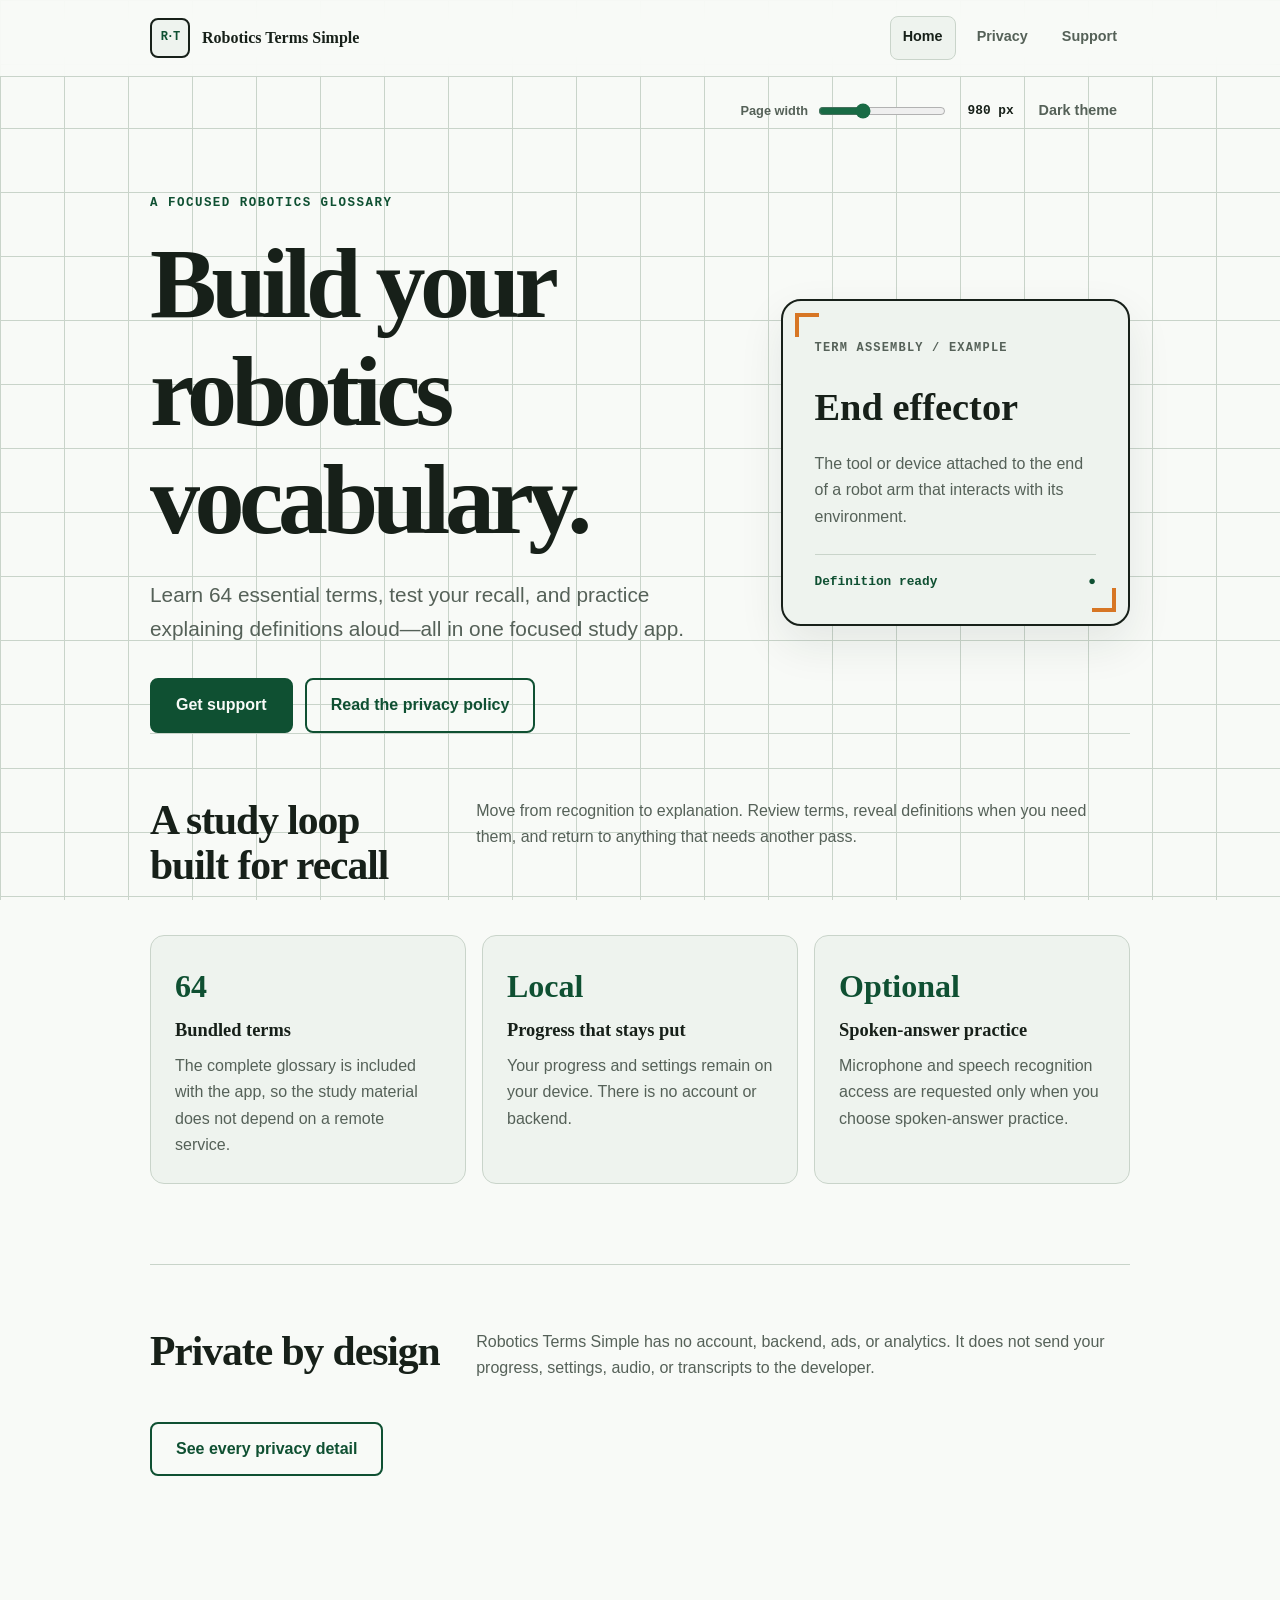
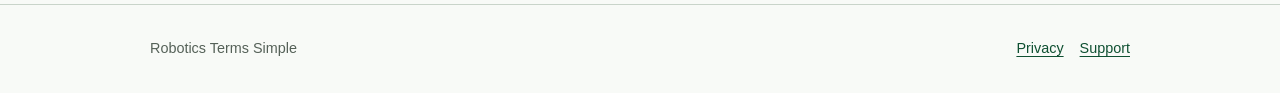
<file: index.html>
<!doctype html>
<html lang="en" data-theme="light">
<head>
  <meta charset="utf-8">
  <meta name="viewport" content="width=device-width, initial-scale=1">
  <meta name="description" content="Robotics Terms Simple is a focused study app for learning 64 essential robotics terms through definitions and practice.">
  <title>Robotics Terms Simple — Learn the Language of Robotics</title>
  <link rel="stylesheet" href="styles.css">
  <script src="site.js" defer></script>
</head>
<body>
  <a class="skip-link" href="#main-content">Skip to content</a>
  <header class="site-header">
    <div class="site-shell header-row">
      <a class="brand" href="index.html" aria-label="Robotics Terms Simple home">
        <span class="brand-mark" aria-hidden="true">R·T</span>
        <span>Robotics Terms Simple</span>
      </a>
      <nav class="site-nav" aria-label="Primary navigation">
        <a href="index.html" aria-current="page">Home</a>
        <a href="privacy.html">Privacy</a>
        <a href="support.html">Support</a>
      </nav>
    </div>
  </header>

  <div class="site-shell controls" aria-label="Display settings">
    <label class="width-control" for="page-width">
      Page width
      <input id="page-width" type="range" min="700" max="1600" step="50" value="980">
      <output class="width-value" for="page-width" id="page-width-value">980 px</output>
    </label>
    <button class="tool-button" id="theme-toggle" type="button" aria-pressed="false">
      <span class="theme-label">Dark theme</span>
    </button>
  </div>

  <main id="main-content" class="site-shell">
    <section class="hero" aria-labelledby="home-title">
      <div>
        <p class="eyebrow">A focused robotics glossary</p>
        <h1 id="home-title">Build your robotics vocabulary.</h1>
        <p class="lede">Learn 64 essential terms, test your recall, and practice explaining definitions aloud—all in one focused study app.</p>
        <div class="actions">
          <a class="button" href="support.html">Get support</a>
          <a class="button secondary" href="privacy.html">Read the privacy policy</a>
        </div>
      </div>
      <aside class="term-assembly" aria-label="Example robotics term">
        <span class="assembly-label">Term assembly / example</span>
        <div class="assembly-term">End effector</div>
        <p class="assembly-definition">The tool or device attached to the end of a robot arm that interacts with its environment.</p>
        <div class="assembly-status">
          <span>Definition ready</span>
          <span aria-hidden="true">●</span>
        </div>
      </aside>
    </section>

    <section class="section" aria-labelledby="study-heading">
      <div class="section-heading">
        <h2 id="study-heading">A study loop built for recall</h2>
        <p>Move from recognition to explanation. Review terms, reveal definitions when you need them, and return to anything that needs another pass.</p>
      </div>
      <ul class="feature-list">
        <li>
          <span class="fact">64</span>
          <h3>Bundled terms</h3>
          <p>The complete glossary is included with the app, so the study material does not depend on a remote service.</p>
        </li>
        <li>
          <span class="fact">Local</span>
          <h3>Progress that stays put</h3>
          <p>Your progress and settings remain on your device. There is no account or backend.</p>
        </li>
        <li>
          <span class="fact">Optional</span>
          <h3>Spoken-answer practice</h3>
          <p>Microphone and speech recognition access are requested only when you choose spoken-answer practice.</p>
        </li>
      </ul>
    </section>

    <section class="section" aria-labelledby="privacy-heading">
      <div class="section-heading">
        <h2 id="privacy-heading">Private by design</h2>
        <p>Robotics Terms Simple has no account, backend, ads, or analytics. It does not send your progress, settings, audio, or transcripts to the developer.</p>
      </div>
      <div class="actions">
        <a class="button secondary" href="privacy.html">See every privacy detail</a>
      </div>
    </section>
  </main>

  <footer class="site-footer">
    <div class="site-shell footer-row">
      <span>Robotics Terms Simple</span>
      <nav class="footer-links" aria-label="Footer navigation">
        <a href="privacy.html">Privacy</a>
        <a href="support.html">Support</a>
      </nav>
    </div>
  </footer>
</body>
</html>
</file>
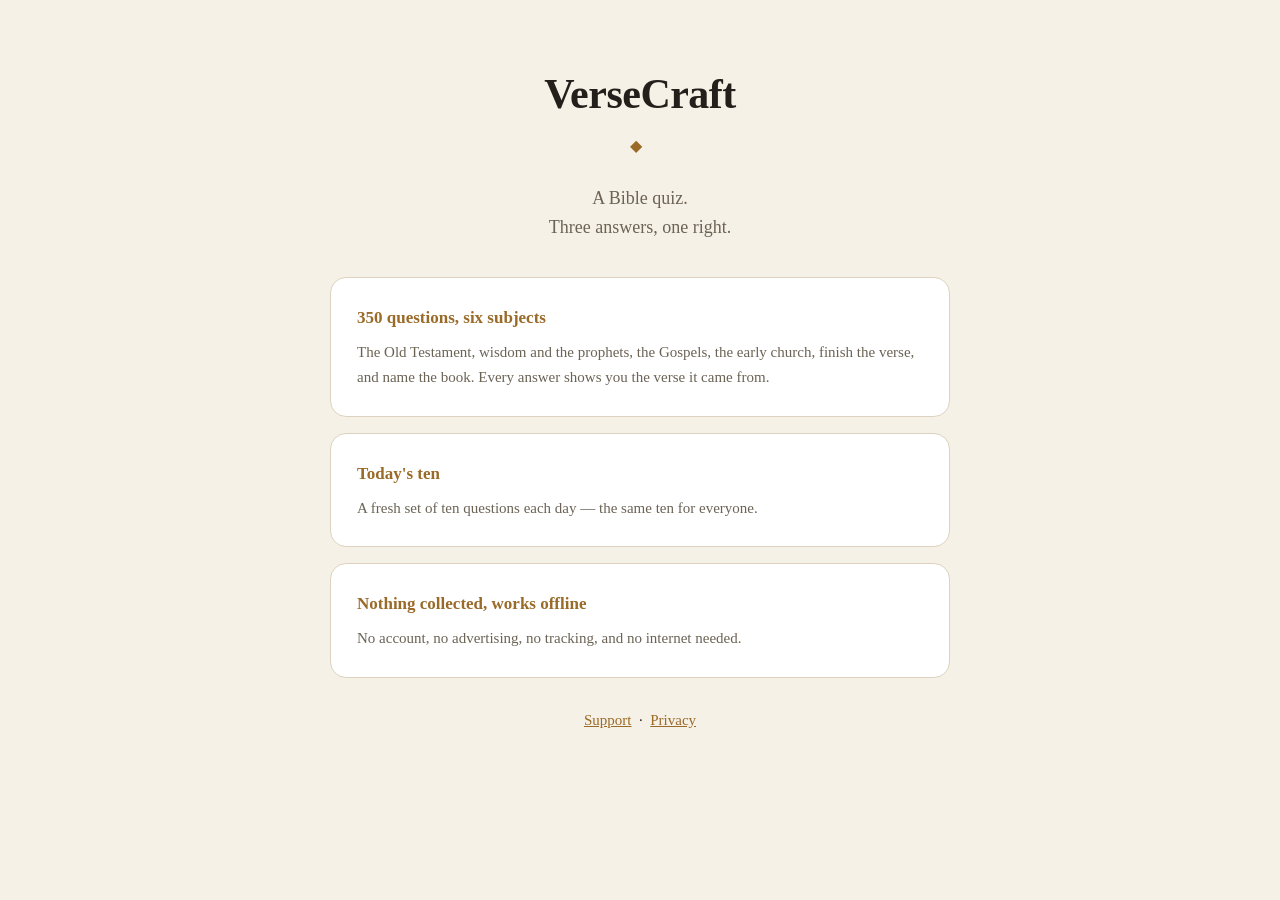
<file: versecraft/index.html>
<!doctype html>
<html lang="en">
<head>
<meta charset="utf-8">
<meta name="viewport" content="width=device-width,initial-scale=1">
<title>VerseCraft — a Bible quiz</title>
<style>
:root{--bg:#f6f1e7;--card:#fff;--ink:#23201b;--soft:#6b6355;--line:#dcd2bf;--brass:#9a6a28}
@media (prefers-color-scheme: dark){
  :root{--bg:#15171b;--card:#1d2027;--ink:#e7eaf0;--soft:#9aa4b4;--line:#2b303a;--brass:#c79a55}
}
*{box-sizing:border-box}
body{margin:0;background:var(--bg);color:var(--ink);
  font:16px/1.65 Georgia,'Times New Roman',serif;padding:60px 20px 80px;text-align:center}
main{max-width:620px;margin:0 auto}
h1{font-size:42px;margin:0 0 4px;letter-spacing:-0.5px}
.tag{color:var(--soft);font-size:18px;margin:0 0 34px}
.card{background:var(--card);border:1px solid var(--line);border-radius:16px;
  padding:26px;text-align:left;margin:16px 0}
.card h2{margin:0 0 8px;font-size:17px;color:var(--brass)}
.card p{margin:0;color:var(--soft);font-size:15px}
a{color:var(--brass)}
.links{margin-top:30px;font-size:15px}
.orn{color:var(--brass);letter-spacing:8px;margin:0 0 24px}
</style>
</head>
<body>
<main>
<h1>VerseCraft</h1>
<p class="orn">&#9670;</p>
<p class="tag">A Bible quiz.<br>Three answers, one right.</p>

<div class="card">
<h2>350 questions, six subjects</h2>
<p>The Old Testament, wisdom and the prophets, the Gospels, the early church, finish
the verse, and name the book. Every answer shows you the verse it came from.</p>
</div>

<div class="card">
<h2>Today's ten</h2>
<p>A fresh set of ten questions each day — the same ten for everyone.</p>
</div>

<div class="card">
<h2>Nothing collected, works offline</h2>
<p>No account, no advertising, no tracking, and no internet needed.</p>
</div>

<p class="links"><a href="support.html">Support</a> &nbsp;·&nbsp; <a href="privacy.html">Privacy</a></p>
</main>
</body>
</html>
</file>
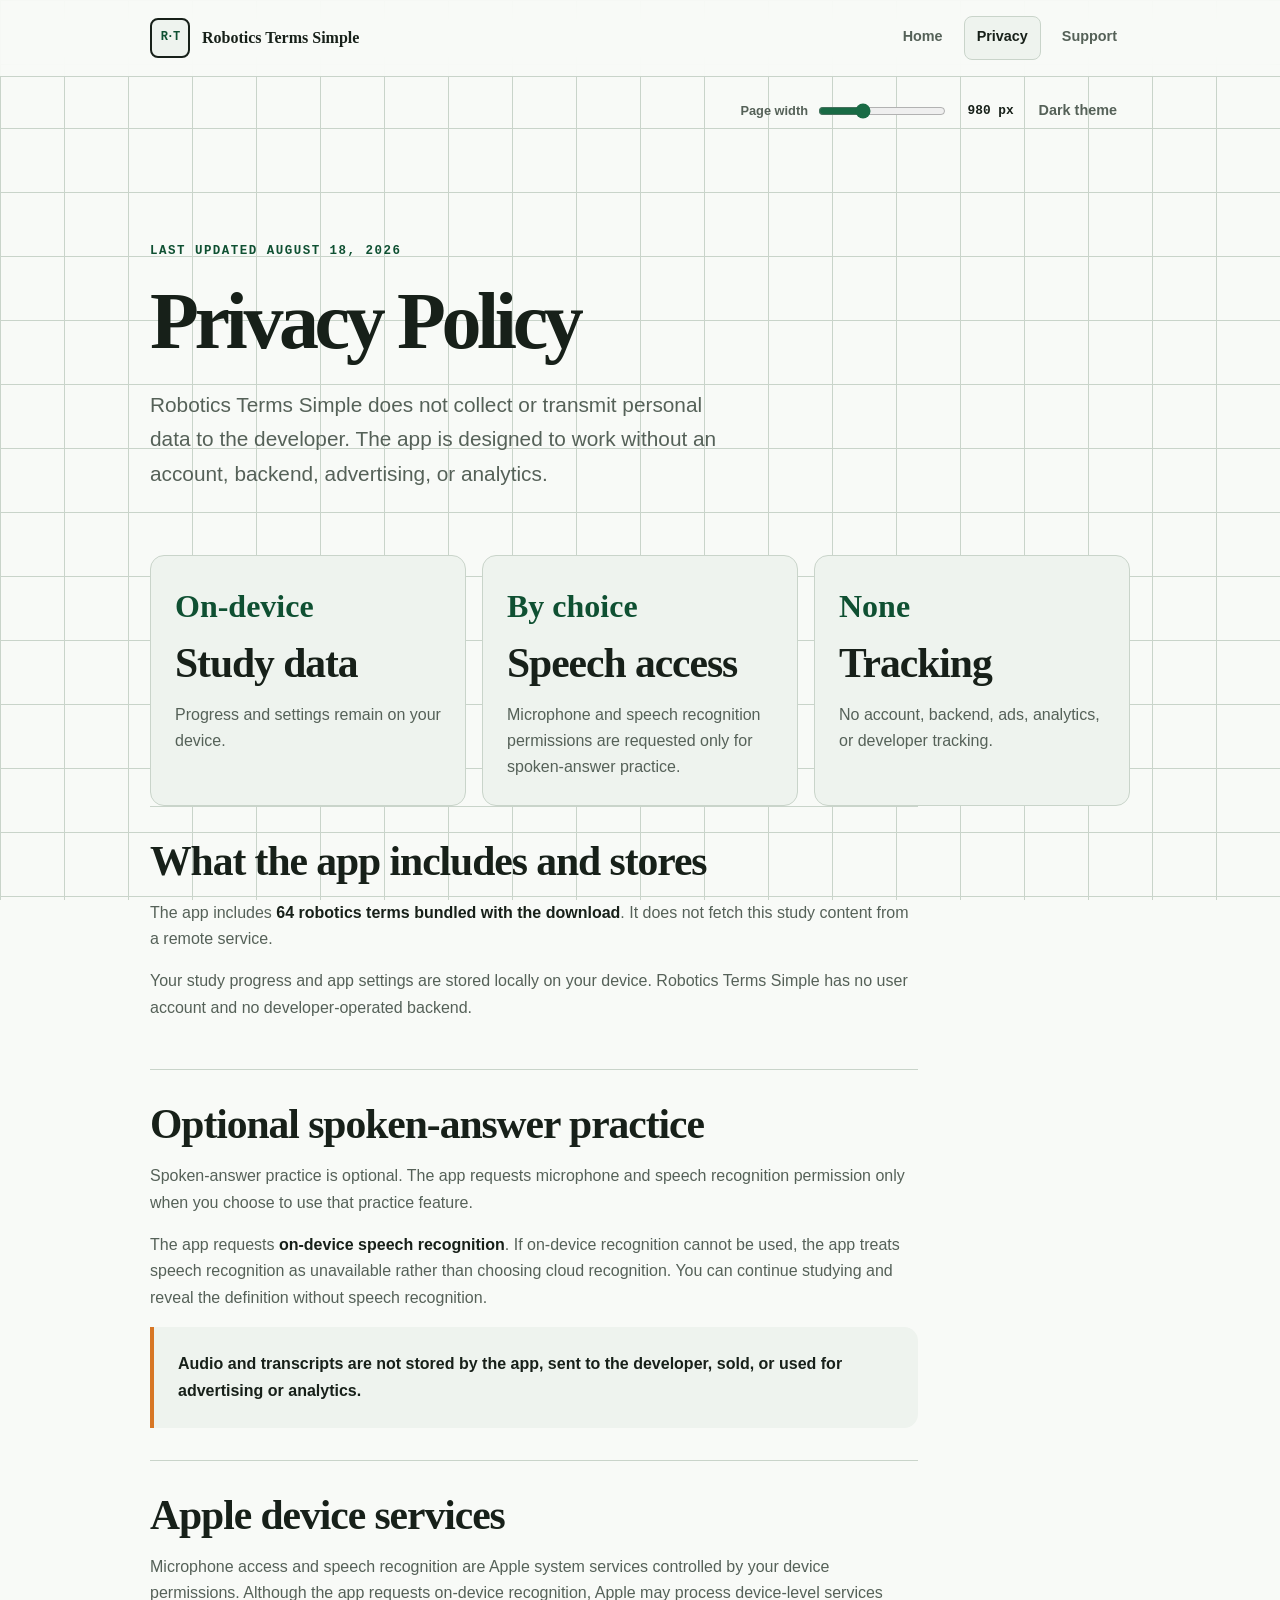
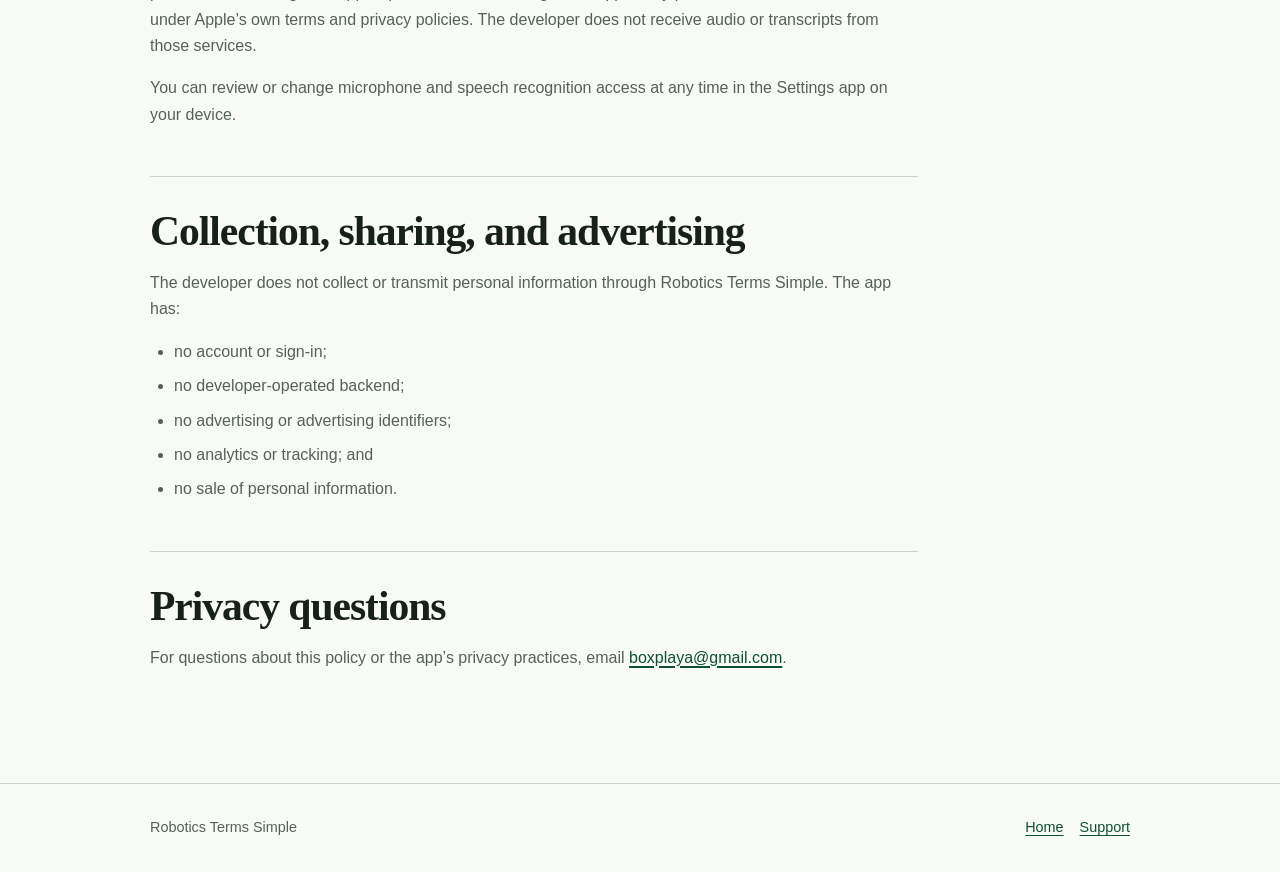
<file: privacy.html>
<!doctype html>
<html lang="en" data-theme="light">
<head>
  <meta charset="utf-8">
  <meta name="viewport" content="width=device-width, initial-scale=1">
  <meta name="description" content="Privacy policy for Robotics Terms Simple, including local data storage and optional on-device speech recognition.">
  <title>Privacy Policy — Robotics Terms Simple</title>
  <link rel="stylesheet" href="styles.css">
  <script src="site.js" defer></script>
</head>
<body>
  <a class="skip-link" href="#main-content">Skip to content</a>
  <header class="site-header">
    <div class="site-shell header-row">
      <a class="brand" href="index.html" aria-label="Robotics Terms Simple home">
        <span class="brand-mark" aria-hidden="true">R·T</span>
        <span>Robotics Terms Simple</span>
      </a>
      <nav class="site-nav" aria-label="Primary navigation">
        <a href="index.html">Home</a>
        <a href="privacy.html" aria-current="page">Privacy</a>
        <a href="support.html">Support</a>
      </nav>
    </div>
  </header>

  <div class="site-shell controls" aria-label="Display settings">
    <label class="width-control" for="page-width">
      Page width
      <input id="page-width" type="range" min="700" max="1600" step="50" value="980">
      <output class="width-value" for="page-width" id="page-width-value">980 px</output>
    </label>
    <button class="tool-button" id="theme-toggle" type="button" aria-pressed="false">
      <span class="theme-label">Dark theme</span>
    </button>
  </div>

  <main id="main-content" class="site-shell">
    <header class="page-hero">
      <p class="eyebrow">Last updated August 18, 2026</p>
      <h1>Privacy Policy</h1>
      <p class="lede">Robotics Terms Simple does not collect or transmit personal data to the developer. The app is designed to work without an account, backend, advertising, or analytics.</p>
    </header>

    <div class="privacy-summary" aria-label="Privacy summary">
      <div>
        <span class="fact">On-device</span>
        <h2>Study data</h2>
        <p>Progress and settings remain on your device.</p>
      </div>
      <div>
        <span class="fact">By choice</span>
        <h2>Speech access</h2>
        <p>Microphone and speech recognition permissions are requested only for spoken-answer practice.</p>
      </div>
      <div>
        <span class="fact">None</span>
        <h2>Tracking</h2>
        <p>No account, backend, ads, analytics, or developer tracking.</p>
      </div>
    </div>

    <article class="prose">
      <section aria-labelledby="included-data">
        <h2 id="included-data">What the app includes and stores</h2>
        <p>The app includes <strong>64 robotics terms bundled with the download</strong>. It does not fetch this study content from a remote service.</p>
        <p>Your study progress and app settings are stored locally on your device. Robotics Terms Simple has no user account and no developer-operated backend.</p>
      </section>

      <section aria-labelledby="speech-practice">
        <h2 id="speech-practice">Optional spoken-answer practice</h2>
        <p>Spoken-answer practice is optional. The app requests microphone and speech recognition permission only when you choose to use that practice feature.</p>
        <p>The app requests <strong>on-device speech recognition</strong>. If on-device recognition cannot be used, the app treats speech recognition as unavailable rather than choosing cloud recognition. You can continue studying and reveal the definition without speech recognition.</p>
        <div class="note">
          <strong>Audio and transcripts are not stored by the app, sent to the developer, sold, or used for advertising or analytics.</strong>
        </div>
      </section>

      <section aria-labelledby="apple-services">
        <h2 id="apple-services">Apple device services</h2>
        <p>Microphone access and speech recognition are Apple system services controlled by your device permissions. Although the app requests on-device recognition, Apple may process device-level services under Apple’s own terms and privacy policies. The developer does not receive audio or transcripts from those services.</p>
        <p>You can review or change microphone and speech recognition access at any time in the Settings app on your device.</p>
      </section>

      <section aria-labelledby="collection">
        <h2 id="collection">Collection, sharing, and advertising</h2>
        <p>The developer does not collect or transmit personal information through Robotics Terms Simple. The app has:</p>
        <ul>
          <li>no account or sign-in;</li>
          <li>no developer-operated backend;</li>
          <li>no advertising or advertising identifiers;</li>
          <li>no analytics or tracking; and</li>
          <li>no sale of personal information.</li>
        </ul>
      </section>

      <section aria-labelledby="contact">
        <h2 id="contact">Privacy questions</h2>
        <p>For questions about this policy or the app’s privacy practices, email <a href="mailto:boxplaya@gmail.com">boxplaya@gmail.com</a>.</p>
      </section>
    </article>
  </main>

  <footer class="site-footer">
    <div class="site-shell footer-row">
      <span>Robotics Terms Simple</span>
      <nav class="footer-links" aria-label="Footer navigation">
        <a href="index.html">Home</a>
        <a href="support.html">Support</a>
      </nav>
    </div>
  </footer>
</body>
</html>
</file>
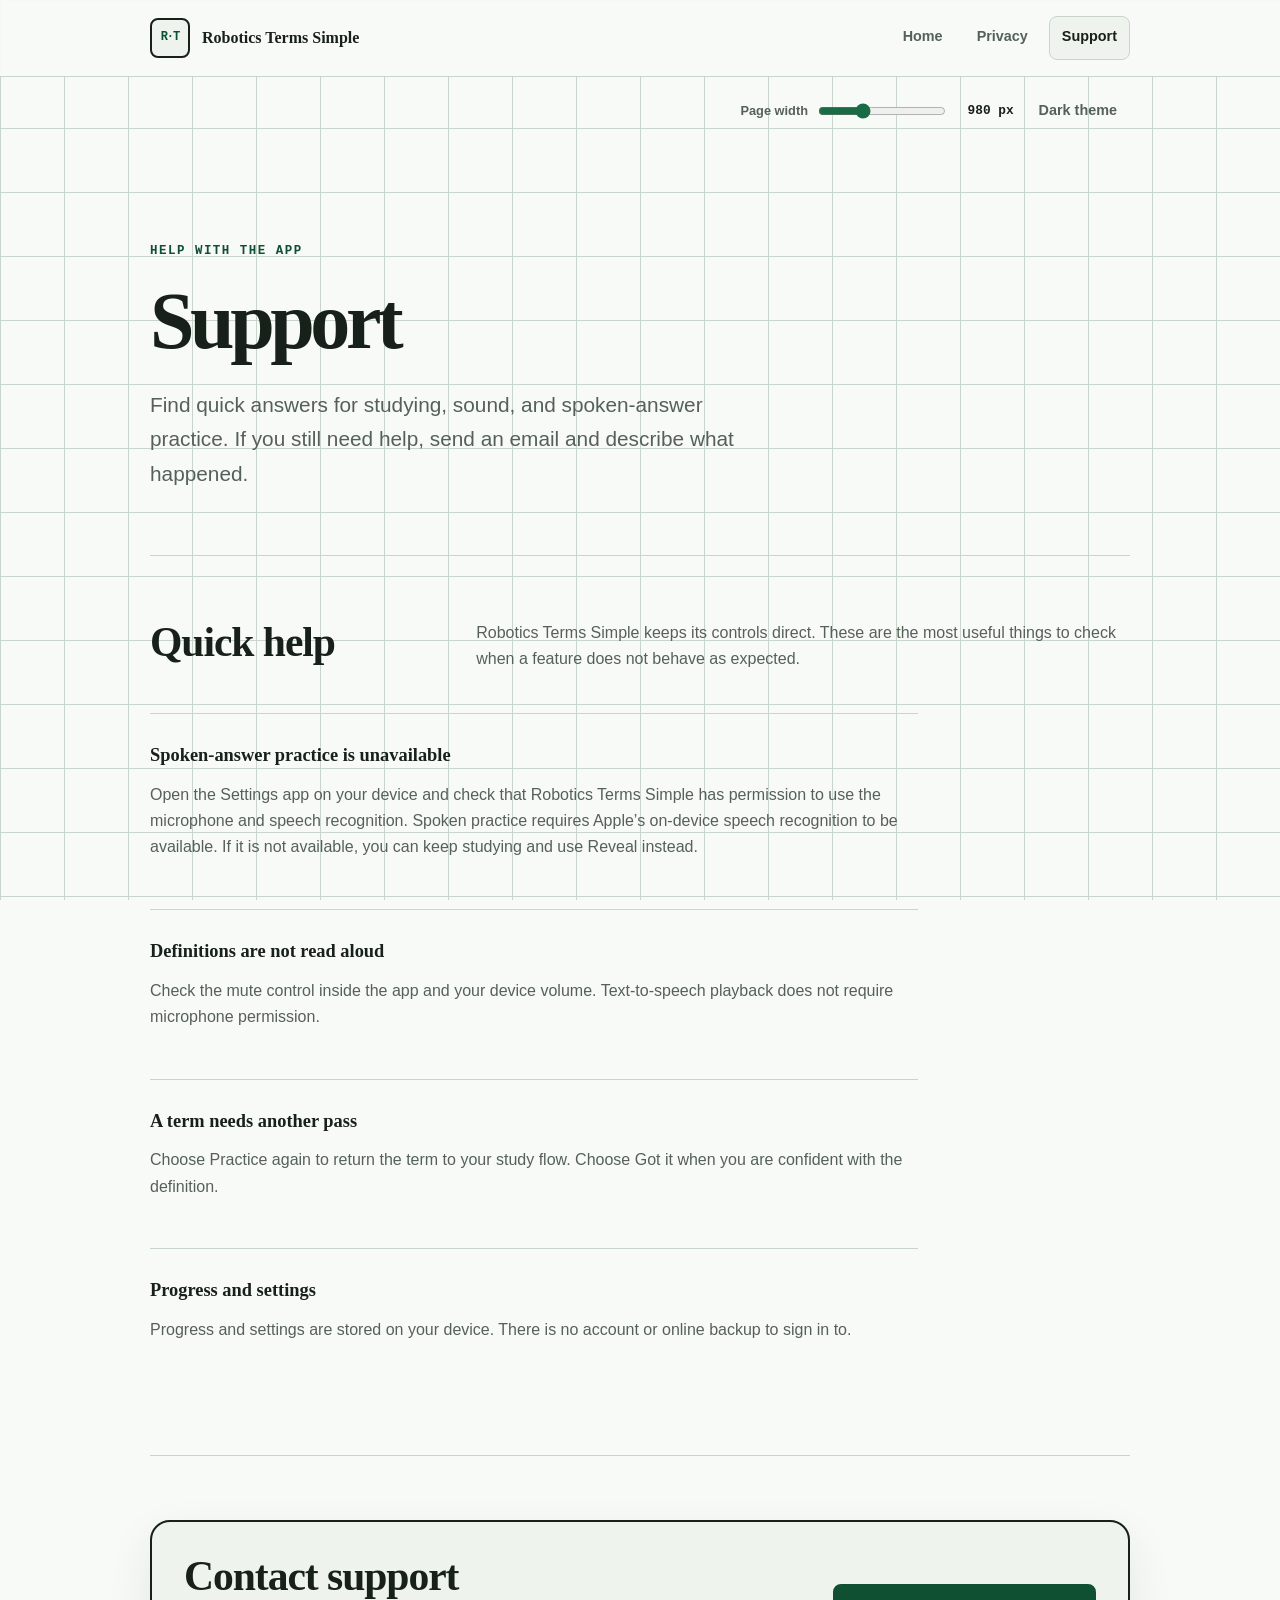
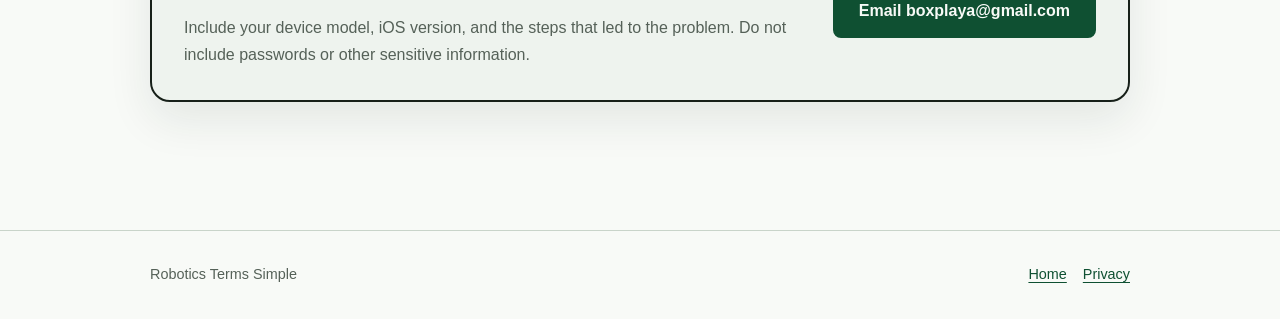
<file: support.html>
<!doctype html>
<html lang="en" data-theme="light">
<head>
  <meta charset="utf-8">
  <meta name="viewport" content="width=device-width, initial-scale=1">
  <meta name="description" content="Help and contact information for Robotics Terms Simple.">
  <title>Support — Robotics Terms Simple</title>
  <link rel="stylesheet" href="styles.css">
  <script src="site.js" defer></script>
</head>
<body>
  <a class="skip-link" href="#main-content">Skip to content</a>
  <header class="site-header">
    <div class="site-shell header-row">
      <a class="brand" href="index.html" aria-label="Robotics Terms Simple home">
        <span class="brand-mark" aria-hidden="true">R·T</span>
        <span>Robotics Terms Simple</span>
      </a>
      <nav class="site-nav" aria-label="Primary navigation">
        <a href="index.html">Home</a>
        <a href="privacy.html">Privacy</a>
        <a href="support.html" aria-current="page">Support</a>
      </nav>
    </div>
  </header>

  <div class="site-shell controls" aria-label="Display settings">
    <label class="width-control" for="page-width">
      Page width
      <input id="page-width" type="range" min="700" max="1600" step="50" value="980">
      <output class="width-value" for="page-width" id="page-width-value">980 px</output>
    </label>
    <button class="tool-button" id="theme-toggle" type="button" aria-pressed="false">
      <span class="theme-label">Dark theme</span>
    </button>
  </div>

  <main id="main-content" class="site-shell">
    <header class="page-hero">
      <p class="eyebrow">Help with the app</p>
      <h1>Support</h1>
      <p class="lede">Find quick answers for studying, sound, and spoken-answer practice. If you still need help, send an email and describe what happened.</p>
    </header>

    <section class="section" aria-labelledby="quick-help">
      <div class="section-heading">
        <h2 id="quick-help">Quick help</h2>
        <p>Robotics Terms Simple keeps its controls direct. These are the most useful things to check when a feature does not behave as expected.</p>
      </div>
      <div class="prose">
        <section aria-labelledby="speech-help">
          <h3 id="speech-help">Spoken-answer practice is unavailable</h3>
          <p>Open the Settings app on your device and check that Robotics Terms Simple has permission to use the microphone and speech recognition. Spoken practice requires Apple’s on-device speech recognition to be available. If it is not available, you can keep studying and use Reveal instead.</p>
        </section>
        <section aria-labelledby="audio-help">
          <h3 id="audio-help">Definitions are not read aloud</h3>
          <p>Check the mute control inside the app and your device volume. Text-to-speech playback does not require microphone permission.</p>
        </section>
        <section aria-labelledby="practice-help">
          <h3 id="practice-help">A term needs another pass</h3>
          <p>Choose Practice again to return the term to your study flow. Choose Got it when you are confident with the definition.</p>
        </section>
        <section aria-labelledby="data-help">
          <h3 id="data-help">Progress and settings</h3>
          <p>Progress and settings are stored on your device. There is no account or online backup to sign in to.</p>
        </section>
      </div>
    </section>

    <section class="section" aria-labelledby="contact-heading">
      <div class="contact-panel">
        <div>
          <h2 id="contact-heading">Contact support</h2>
          <p>Include your device model, iOS version, and the steps that led to the problem. Do not include passwords or other sensitive information.</p>
        </div>
        <a class="button" href="mailto:boxplaya@gmail.com?subject=Robotics%20Terms%20Simple%20Support">Email boxplaya@gmail.com</a>
      </div>
    </section>
  </main>

  <footer class="site-footer">
    <div class="site-shell footer-row">
      <span>Robotics Terms Simple</span>
      <nav class="footer-links" aria-label="Footer navigation">
        <a href="index.html">Home</a>
        <a href="privacy.html">Privacy</a>
      </nav>
    </div>
  </footer>
</body>
</html>
</file>
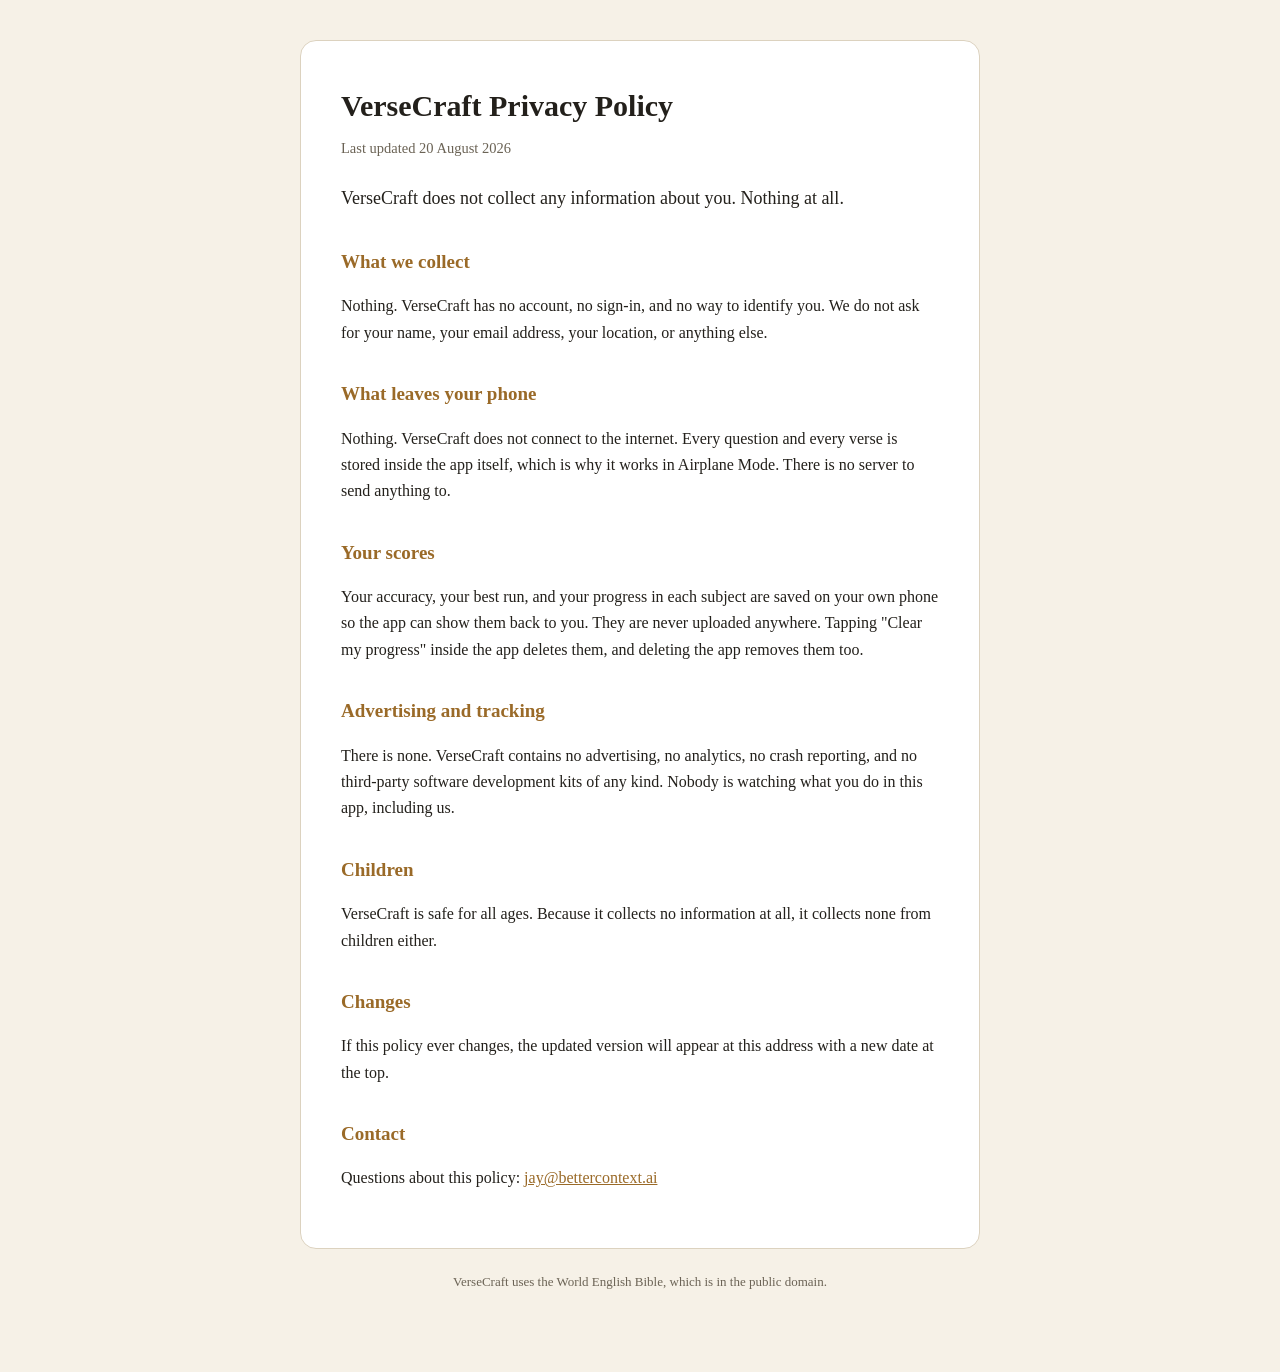
<file: versecraft/privacy.html>
<!doctype html>
<html lang="en">
<head>
<meta charset="utf-8">
<meta name="viewport" content="width=device-width,initial-scale=1">
<title>VerseCraft Privacy Policy</title>
<style>
:root{--bg:#f6f1e7;--card:#fff;--ink:#23201b;--soft:#6b6355;--line:#dcd2bf;--brass:#9a6a28}
@media (prefers-color-scheme: dark){
  :root{--bg:#15171b;--card:#1d2027;--ink:#e7eaf0;--soft:#9aa4b4;--line:#2b303a;--brass:#c79a55}
}
*{box-sizing:border-box}
body{margin:0;background:var(--bg);color:var(--ink);
  font:16px/1.65 Georgia,'Times New Roman',serif;padding:40px 20px 80px}
main{max-width:680px;margin:0 auto;background:var(--card);border:1px solid var(--line);
  border-radius:16px;padding:40px}
h1{font-size:30px;margin:0 0 6px}
h2{font-size:19px;margin:32px 0 8px;color:var(--brass)}
p,li{color:var(--ink)}
.sub{color:var(--soft);margin:0 0 24px;font-size:14.5px}
.lead{font-size:18px}
footer{max-width:680px;margin:22px auto 0;color:var(--soft);font-size:13px;text-align:center}
a{color:var(--brass)}
</style>
</head>
<body>
<main>
<h1>VerseCraft Privacy Policy</h1>
<p class="sub">Last updated 20 August 2026</p>

<p class="lead">VerseCraft does not collect any information about you. Nothing at all.</p>

<h2>What we collect</h2>
<p>Nothing. VerseCraft has no account, no sign-in, and no way to identify you. We do not
ask for your name, your email address, your location, or anything else.</p>

<h2>What leaves your phone</h2>
<p>Nothing. VerseCraft does not connect to the internet. Every question and every verse
is stored inside the app itself, which is why it works in Airplane Mode. There is no
server to send anything to.</p>

<h2>Your scores</h2>
<p>Your accuracy, your best run, and your progress in each subject are saved on your own
phone so the app can show them back to you. They are never uploaded anywhere. Tapping
"Clear my progress" inside the app deletes them, and deleting the app removes them too.</p>

<h2>Advertising and tracking</h2>
<p>There is none. VerseCraft contains no advertising, no analytics, no crash reporting,
and no third-party software development kits of any kind. Nobody is watching what you do
in this app, including us.</p>

<h2>Children</h2>
<p>VerseCraft is safe for all ages. Because it collects no information at all, it collects
none from children either.</p>

<h2>Changes</h2>
<p>If this policy ever changes, the updated version will appear at this address with a new
date at the top.</p>

<h2>Contact</h2>
<p>Questions about this policy: <a href="mailto:jay@bettercontext.ai">jay@bettercontext.ai</a></p>
</main>
<footer>VerseCraft uses the World English Bible, which is in the public domain.</footer>
</body>
</html>
</file>
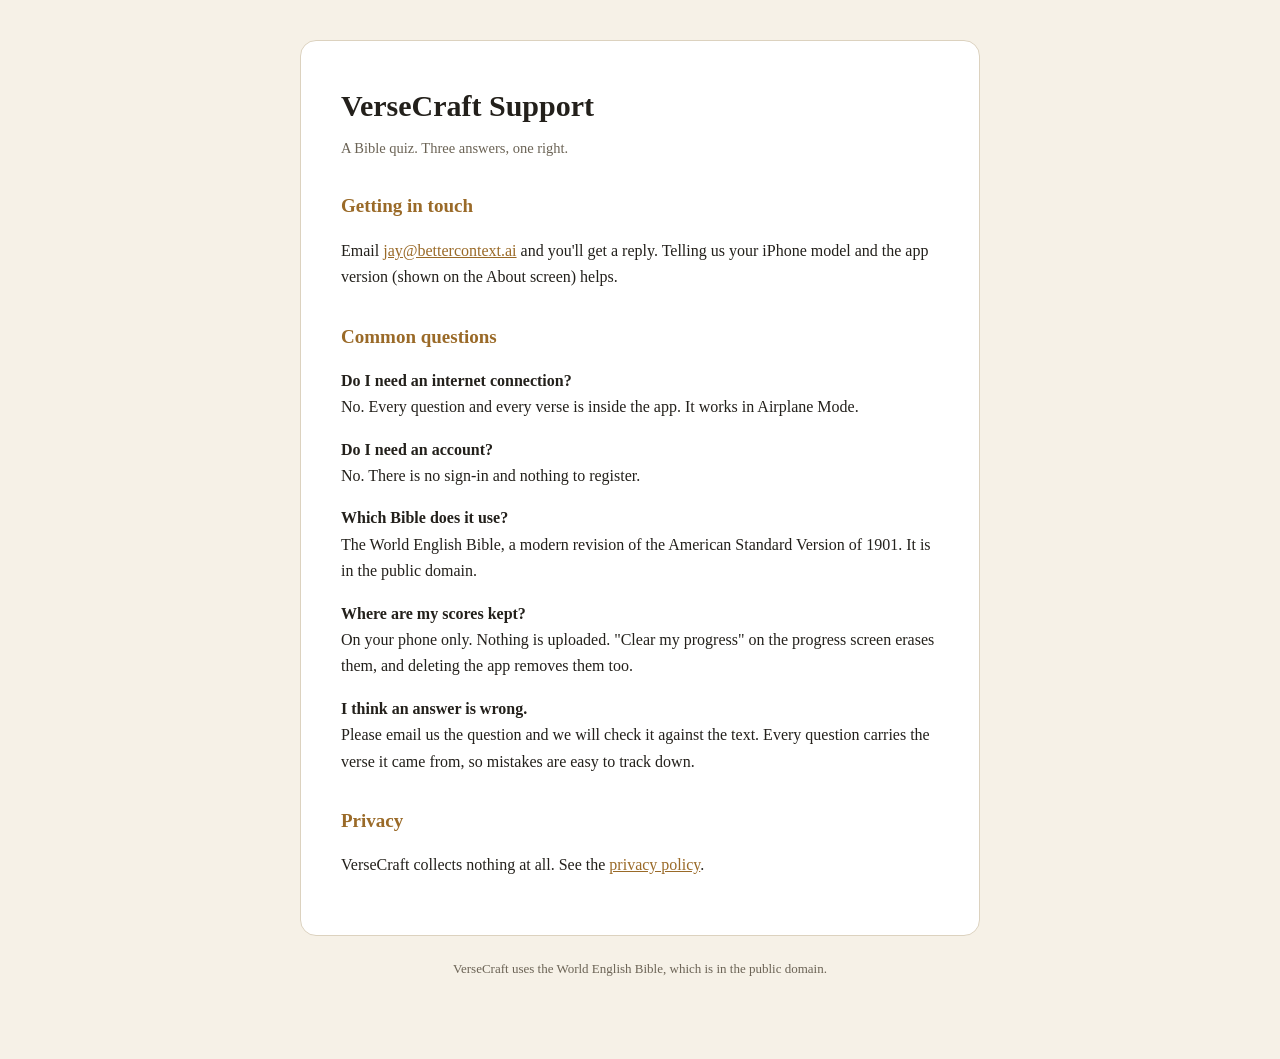
<file: versecraft/support.html>
<!doctype html>
<html lang="en">
<head>
<meta charset="utf-8">
<meta name="viewport" content="width=device-width,initial-scale=1">
<title>VerseCraft Support</title>
<style>
:root{--bg:#f6f1e7;--card:#fff;--ink:#23201b;--soft:#6b6355;--line:#dcd2bf;--brass:#9a6a28}
@media (prefers-color-scheme: dark){
  :root{--bg:#15171b;--card:#1d2027;--ink:#e7eaf0;--soft:#9aa4b4;--line:#2b303a;--brass:#c79a55}
}
*{box-sizing:border-box}
body{margin:0;background:var(--bg);color:var(--ink);
  font:16px/1.65 Georgia,'Times New Roman',serif;padding:40px 20px 80px}
main{max-width:680px;margin:0 auto;background:var(--card);border:1px solid var(--line);
  border-radius:16px;padding:40px}
h1{font-size:30px;margin:0 0 6px}
h2{font-size:19px;margin:30px 0 8px;color:var(--brass)}
.sub{color:var(--soft);margin:0 0 24px;font-size:14.5px}
a{color:var(--brass)}
footer{max-width:680px;margin:22px auto 0;color:var(--soft);font-size:13px;text-align:center}
</style>
</head>
<body>
<main>
<h1>VerseCraft Support</h1>
<p class="sub">A Bible quiz. Three answers, one right.</p>

<h2>Getting in touch</h2>
<p>Email <a href="mailto:jay@bettercontext.ai">jay@bettercontext.ai</a> and you'll get a reply.
Telling us your iPhone model and the app version (shown on the About screen) helps.</p>

<h2>Common questions</h2>

<p><strong>Do I need an internet connection?</strong><br>
No. Every question and every verse is inside the app. It works in Airplane Mode.</p>

<p><strong>Do I need an account?</strong><br>
No. There is no sign-in and nothing to register.</p>

<p><strong>Which Bible does it use?</strong><br>
The World English Bible, a modern revision of the American Standard Version of 1901.
It is in the public domain.</p>

<p><strong>Where are my scores kept?</strong><br>
On your phone only. Nothing is uploaded. "Clear my progress" on the progress screen
erases them, and deleting the app removes them too.</p>

<p><strong>I think an answer is wrong.</strong><br>
Please email us the question and we will check it against the text. Every question
carries the verse it came from, so mistakes are easy to track down.</p>

<h2>Privacy</h2>
<p>VerseCraft collects nothing at all. See the <a href="privacy.html">privacy policy</a>.</p>
</main>
<footer>VerseCraft uses the World English Bible, which is in the public domain.</footer>
</body>
</html>
</file>
<file: styles.css>
:root {
  color-scheme: light;
  --page-width: 980px;
  --paper: #f8faf7;
  --surface: #eef3ee;
  --surface-strong: #e4ebe4;
  --ink: #172019;
  --muted: #556158;
  --line: #c9d4ca;
  --accent: #196b45;
  --accent-strong: #0f5032;
  --signal: #d77624;
  --focus: #8b4d14;
  --shadow: 0 18px 45px rgba(22, 43, 29, 0.09);
  --radius-sm: 0.5rem;
  --radius-md: 0.875rem;
  --radius-lg: 1.25rem;
  --space-1: 0.25rem;
  --space-2: 0.5rem;
  --space-3: 0.75rem;
  --space-4: 1rem;
  --space-5: 1.5rem;
  --space-6: 2rem;
  --space-7: 3rem;
  --space-8: 4rem;
  --transition: 180ms cubic-bezier(0.22, 1, 0.36, 1);
}

html[data-theme="dark"] {
  color-scheme: dark;
  --paper: #121814;
  --surface: #1b241e;
  --surface-strong: #263129;
  --ink: #edf4ee;
  --muted: #b1bdb3;
  --line: #3c4b40;
  --accent: #72d49e;
  --accent-strong: #9be7bb;
  --signal: #f1a35f;
  --focus: #ffc37f;
  --shadow: 0 18px 45px rgba(0, 0, 0, 0.28);
}

*,
*::before,
*::after {
  box-sizing: border-box;
}

html {
  min-width: 20rem;
  background: var(--paper);
  scroll-behavior: smooth;
}

body {
  margin: 0;
  color: var(--ink);
  background-color: var(--paper);
  background-image:
    linear-gradient(var(--line) 1px, transparent 1px),
    linear-gradient(90deg, var(--line) 1px, transparent 1px);
  background-size: 4rem 4rem;
  background-attachment: fixed;
  font-family: Avenir, "Avenir Next", Corbel, "Segoe UI", sans-serif;
  line-height: 1.65;
}

body::before {
  position: fixed;
  z-index: -1;
  inset: 0;
  content: "";
  background: color-mix(in srgb, var(--paper) 94%, transparent);
}

a {
  color: var(--accent-strong);
  text-decoration-thickness: 0.1em;
  text-underline-offset: 0.18em;
}

a:hover {
  text-decoration-thickness: 0.16em;
}

button,
input {
  font: inherit;
}

button,
a,
input {
  -webkit-tap-highlight-color: transparent;
}

:focus-visible {
  outline: 0.2rem solid var(--focus);
  outline-offset: 0.2rem;
}

.skip-link {
  position: fixed;
  z-index: 20;
  top: var(--space-3);
  left: var(--space-3);
  padding: var(--space-2) var(--space-4);
  border-radius: var(--radius-sm);
  color: var(--paper);
  background: var(--ink);
  transform: translateY(-200%);
}

.skip-link:focus {
  transform: translateY(0);
}

.site-shell {
  width: min(calc(100% - 2rem), var(--page-width));
  margin-inline: auto;
}

.site-header {
  position: relative;
  z-index: 10;
  padding-block: var(--space-4);
  border-bottom: 1px solid var(--line);
  background: color-mix(in srgb, var(--paper) 92%, transparent);
  backdrop-filter: blur(0.75rem);
}

.header-row {
  display: flex;
  align-items: center;
  justify-content: space-between;
  gap: var(--space-4);
}

.brand {
  display: inline-flex;
  align-items: center;
  gap: var(--space-3);
  color: var(--ink);
  font-family: Rockwell, "Rockwell Nova", "Roboto Slab", serif;
  font-weight: 700;
  line-height: 1.15;
  text-decoration: none;
}

.brand-mark {
  display: grid;
  width: 2.5rem;
  height: 2.5rem;
  flex: 0 0 auto;
  place-items: center;
  border: 2px solid var(--ink);
  border-radius: var(--radius-sm);
  color: var(--accent-strong);
  background: var(--surface);
  font-family: ui-monospace, "SFMono-Regular", Consolas, monospace;
  font-size: 0.75rem;
  letter-spacing: -0.08em;
}

.site-nav,
.page-tools {
  display: flex;
  align-items: center;
  gap: var(--space-2);
}

.site-nav a,
.tool-button {
  min-height: 2.75rem;
  padding: var(--space-2) var(--space-3);
  border: 1px solid transparent;
  border-radius: var(--radius-sm);
  color: var(--muted);
  background: transparent;
  font-size: 0.9rem;
  font-weight: 700;
  text-decoration: none;
  cursor: pointer;
  transition: color var(--transition), background-color var(--transition), border-color var(--transition);
}

.site-nav a:hover,
.site-nav a[aria-current="page"],
.tool-button:hover {
  border-color: var(--line);
  color: var(--ink);
  background: var(--surface);
}

.controls {
  display: flex;
  align-items: center;
  justify-content: flex-end;
  gap: var(--space-3);
  padding-block: var(--space-3);
}

.width-control {
  display: inline-flex;
  align-items: center;
  gap: var(--space-2);
  color: var(--muted);
  font-size: 0.8rem;
  font-weight: 700;
}

.width-control input {
  width: 8rem;
  accent-color: var(--accent);
}

.width-value {
  min-width: 3.6rem;
  color: var(--ink);
  font-family: ui-monospace, "SFMono-Regular", Consolas, monospace;
  text-align: right;
}

main {
  padding-block: var(--space-7) var(--space-8);
}

.hero {
  display: grid;
  grid-template-columns: minmax(0, 1.25fr) minmax(17rem, 0.75fr);
  gap: var(--space-7);
  align-items: center;
  min-height: 30rem;
}

.eyebrow {
  margin: 0 0 var(--space-4);
  color: var(--accent-strong);
  font-family: ui-monospace, "SFMono-Regular", Consolas, monospace;
  font-size: 0.78rem;
  font-weight: 800;
  letter-spacing: 0.12em;
  text-transform: uppercase;
}

h1,
h2,
h3 {
  font-family: Rockwell, "Rockwell Nova", "Roboto Slab", serif;
  line-height: 1.08;
  text-wrap: balance;
}

h1 {
  max-width: 13ch;
  margin: 0;
  font-size: clamp(2.8rem, 8vw, 6.25rem);
  letter-spacing: -0.055em;
}

.page-hero h1 {
  max-width: 18ch;
  font-size: clamp(2.5rem, 7vw, 5rem);
}

h2 {
  margin: 0 0 var(--space-4);
  font-size: clamp(1.65rem, 4vw, 2.6rem);
  letter-spacing: -0.025em;
}

h3 {
  margin: 0 0 var(--space-3);
  font-size: 1.15rem;
}

.lede {
  max-width: 37rem;
  margin: var(--space-5) 0 0;
  color: var(--muted);
  font-size: clamp(1.05rem, 2.2vw, 1.3rem);
}

.actions {
  display: flex;
  flex-wrap: wrap;
  gap: var(--space-3);
  margin-top: var(--space-6);
}

.button {
  display: inline-flex;
  min-height: 3rem;
  align-items: center;
  justify-content: center;
  padding: var(--space-3) var(--space-5);
  border: 2px solid var(--accent-strong);
  border-radius: var(--radius-sm);
  color: var(--paper);
  background: var(--accent-strong);
  font-weight: 800;
  text-decoration: none;
  transition: transform var(--transition), box-shadow var(--transition);
}

.button.secondary {
  color: var(--accent-strong);
  background: transparent;
}

.button:hover {
  box-shadow: 0 0.35rem 0 var(--line);
  transform: translateY(-0.15rem);
}

.term-assembly {
  position: relative;
  padding: var(--space-6);
  border: 2px solid var(--ink);
  border-radius: var(--radius-lg);
  background: var(--surface);
  box-shadow: var(--shadow);
}

.term-assembly::before,
.term-assembly::after {
  position: absolute;
  width: 1.5rem;
  height: 1.5rem;
  content: "";
}

.term-assembly::before {
  top: var(--space-3);
  left: var(--space-3);
  border-top: 0.25rem solid var(--signal);
  border-left: 0.25rem solid var(--signal);
}

.term-assembly::after {
  right: var(--space-3);
  bottom: var(--space-3);
  border-right: 0.25rem solid var(--signal);
  border-bottom: 0.25rem solid var(--signal);
}

.assembly-label {
  color: var(--muted);
  font-family: ui-monospace, "SFMono-Regular", Consolas, monospace;
  font-size: 0.75rem;
  font-weight: 800;
  letter-spacing: 0.1em;
  text-transform: uppercase;
}

.assembly-term {
  margin-block: var(--space-4) var(--space-3);
  font-family: Rockwell, "Rockwell Nova", "Roboto Slab", serif;
  font-size: clamp(1.7rem, 4vw, 2.4rem);
  font-weight: 700;
}

.assembly-definition {
  margin: 0;
  color: var(--muted);
}

.assembly-status {
  display: flex;
  justify-content: space-between;
  gap: var(--space-3);
  margin-top: var(--space-5);
  padding-top: var(--space-4);
  border-top: 1px solid var(--line);
  color: var(--accent-strong);
  font-family: ui-monospace, "SFMono-Regular", Consolas, monospace;
  font-size: 0.8rem;
  font-weight: 800;
}

.section {
  padding-block: var(--space-8);
  border-top: 1px solid var(--line);
}

.section-heading {
  display: grid;
  grid-template-columns: minmax(10rem, 0.45fr) minmax(0, 1fr);
  gap: var(--space-6);
  margin-bottom: var(--space-6);
}

.section-heading p {
  max-width: 42rem;
  margin: 0;
  color: var(--muted);
}

.feature-list,
.privacy-summary {
  display: grid;
  grid-template-columns: repeat(3, minmax(0, 1fr));
  gap: var(--space-4);
  padding: 0;
  list-style: none;
}

.feature-list li,
.privacy-summary > div {
  padding: var(--space-5);
  border: 1px solid var(--line);
  border-radius: var(--radius-md);
  background: var(--surface);
}

.feature-list p,
.privacy-summary p {
  margin: 0;
  color: var(--muted);
}

.fact {
  display: block;
  margin-bottom: var(--space-2);
  color: var(--accent-strong);
  font-family: Rockwell, "Rockwell Nova", "Roboto Slab", serif;
  font-size: 2rem;
  font-weight: 700;
}

.page-hero {
  max-width: 52rem;
  padding-block: var(--space-7) var(--space-8);
}

.prose {
  max-width: 48rem;
}

.prose section {
  padding-block: var(--space-6);
  border-top: 1px solid var(--line);
}

.prose p,
.prose li {
  color: var(--muted);
}

.prose strong {
  color: var(--ink);
}

.prose ul {
  padding-left: var(--space-5);
}

.prose li + li {
  margin-top: var(--space-2);
}

.note {
  padding: var(--space-5);
  border-left: 0.3rem solid var(--signal);
  border-radius: 0 var(--radius-md) var(--radius-md) 0;
  background: var(--surface);
}

.contact-panel {
  display: grid;
  grid-template-columns: minmax(0, 1fr) auto;
  gap: var(--space-5);
  align-items: center;
  padding: var(--space-6);
  border: 2px solid var(--ink);
  border-radius: var(--radius-lg);
  background: var(--surface);
  box-shadow: var(--shadow);
}

.contact-panel p {
  margin: var(--space-2) 0 0;
  color: var(--muted);
}

.site-footer {
  padding-block: var(--space-6);
  border-top: 1px solid var(--line);
  color: var(--muted);
  font-size: 0.9rem;
}

.footer-row {
  display: flex;
  align-items: center;
  justify-content: space-between;
  gap: var(--space-4);
}

.footer-links {
  display: flex;
  gap: var(--space-4);
}

@media (max-width: 50rem) {
  .header-row,
  .controls,
  .footer-row {
    align-items: flex-start;
  }

  .header-row,
  .footer-row {
    flex-direction: column;
  }

  .site-nav {
    width: 100%;
    overflow-x: auto;
  }

  .controls {
    justify-content: space-between;
  }

  .hero,
  .section-heading,
  .contact-panel {
    grid-template-columns: 1fr;
  }

  .hero {
    min-height: auto;
  }

  .feature-list,
  .privacy-summary {
    grid-template-columns: 1fr;
  }
}

@media (max-width: 34rem) {
  .site-shell {
    width: min(calc(100% - 1.25rem), var(--page-width));
  }

  main {
    padding-top: var(--space-5);
  }

  .controls,
  .width-control {
    align-items: flex-start;
    flex-direction: column;
  }

  .width-control input {
    width: min(15rem, 70vw);
  }

  .actions,
  .button {
    width: 100%;
  }

  .term-assembly,
  .contact-panel {
    padding: var(--space-5);
  }

  .section {
    padding-block: var(--space-7);
  }
}

@media (prefers-reduced-motion: reduce) {
  html {
    scroll-behavior: auto;
  }

  *,
  *::before,
  *::after {
    transition-duration: 0.01ms !important;
  }
}
</file>
